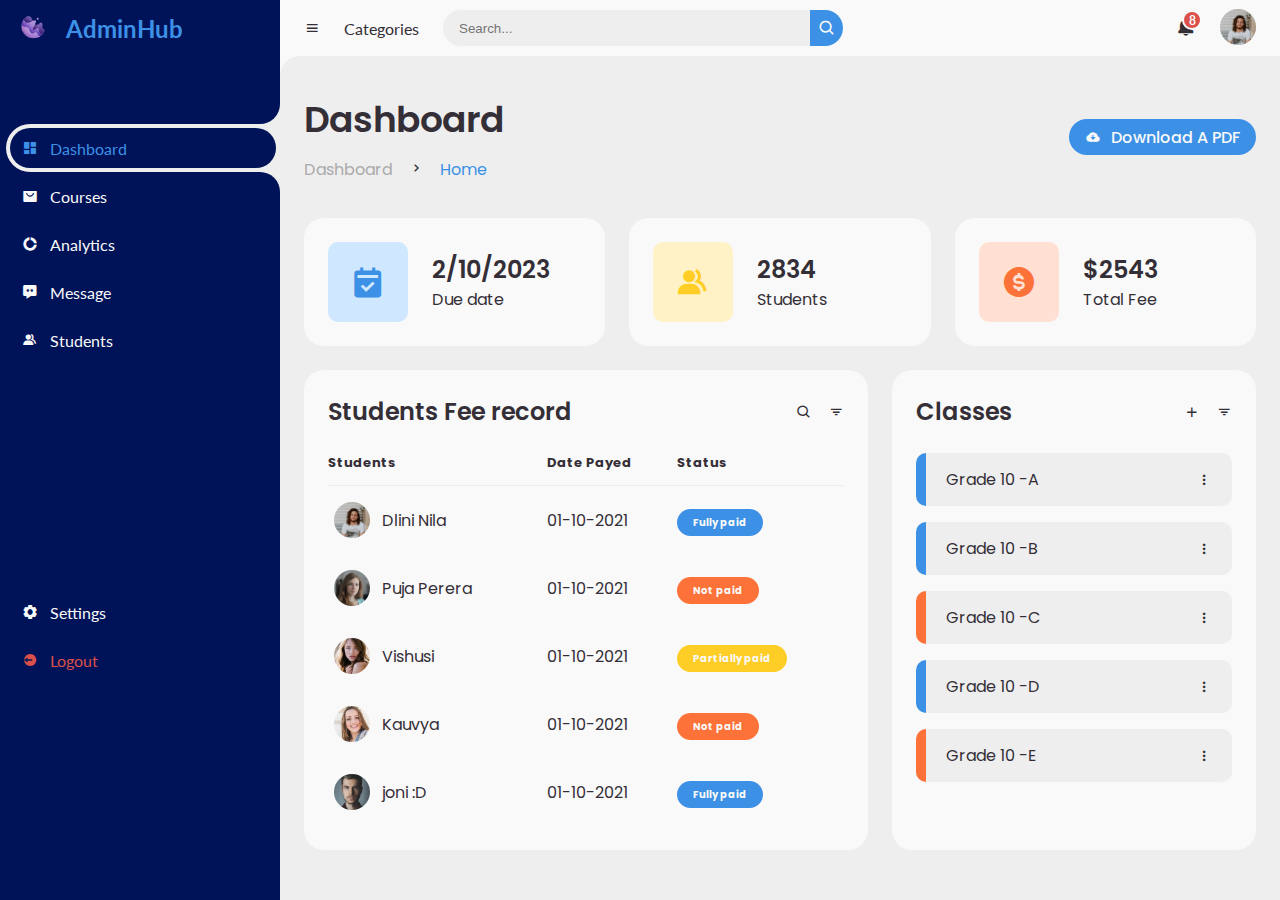
<file: index.html>
<!DOCTYPE html>
<html lang="en">
<head>
	<meta charset="UTF-8">
	<meta name="viewport" content="width=device-width, initial-scale=1.0">

	<!-- Boxicons -->
	<link href='https://unpkg.com/boxicons@2.0.9/css/boxicons.min.css' rel='stylesheet'>
	<!-- My CSS -->
	<link rel="stylesheet" href="index.css">

	<title>AdminHub</title>
</head>
<body>


	<!-- SIDEBAR -->
	<section id="sidebar">
		<a href="#" class="brand">
			<img src="img/Logo.png">
			<span class="text">AdminHub</span>
		</a>
		<ul class="side-menu top">
			<li class="active">
				<a href="#">
					<i class='bx bxs-dashboard' ></i>
					<span class="text">Dashboard</span>
				</a>
			</li>
			<li>
				<a href="#">
					<i class='bx bxs-shopping-bag-alt' ></i>
					<span class="text">Courses</span>
				</a>
			</li>
			<li>
				<a href="#">
					<i class='bx bxs-doughnut-chart' ></i>
					<span class="text">Analytics</span>
				</a>
			</li>
			<li>
				<a href="#">
					<i class='bx bxs-message-dots' ></i>
					<span class="text">Message</span>
				</a>
			</li>
			<li>
				<a href="#">
					<i class='bx bxs-group' ></i>
					<span class="text">Students</span>
				</a>
			</li>
		</ul>
		<ul class="side-menu bottom">
			<li>
				<a href="#">
					<i class='bx bxs-cog' ></i>
					<span class="text">Settings</span>
				</a>
			</li>
			<li>
				<a href="#" class="logout">
					<i class='bx bxs-log-out-circle' ></i>
					<span class="text">Logout</span>
				</a>
			</li>
		</ul>
	</section>
	<!-- SIDEBAR -->



	<!-- CONTENT -->
	<section id="content">
		<!-- NAVBAR -->
		<nav>
			<i class='bx bx-menu' ></i>
			<a href="#" class="nav-link">Categories</a>
			<form action="#">
				<div class="form-input">
					<input type="search" placeholder="Search...">
					<button type="submit" class="search-btn"><i class='bx bx-search' ></i></button>
				</div>
			</form>
			<a href="#" class="notification">
				<i class='bx bxs-bell' ></i>
				<span class="num">8</span>
			</a>
			<a href="#" class="profile">
				<img src="img/people.png">
			</a>
		</nav>
		<!-- NAVBAR -->

		<!-- MAIN -->
		<main>
			<div class="head-title">
				<div class="left">
					<h1>Dashboard</h1>
					<ul class="breadcrumb">
						<li>
							<a href="#">Dashboard</a>
						</li>
						<li><i class='bx bx-chevron-right' ></i></li>
						<li>
							<a class="active" href="#">Home</a>
						</li>
					</ul>
				</div>
				<a href="#" class="btn-download">
					<i class='bx bxs-cloud-download' ></i>
					<span class="text">Download A PDF</span>
				</a>
			</div>

			<ul class="box-info">
				<li>
					<i class='bx bxs-calendar-check' ></i>
					<span class="text">
						<h3>2/10/2023</h3>
						<p>Due date</p>
					</span>
				</li>
				<li>
					<i class='bx bxs-group' ></i>
					<span class="text">
						<h3>2834</h3>
						<p>Students</p>
					</span>
				</li>
				<li>
					<i class='bx bxs-dollar-circle' ></i>
					<span class="text">
						<h3>$2543</h3>
						<p>Total Fee</p>
					</span>
				</li>
			</ul>


			<div class="table-data">
				<div class="order">
					<div class="head">
						<h3>Students Fee record</h3>
						<i class='bx bx-search' ></i>
						<i class='bx bx-filter' ></i>
					</div>
					<table>
						<thead>
							<tr>
								<th>Students</th>
								<th>Date Payed</th>
								<th>Status</th>
							</tr>
						</thead>
						<tbody>
							<tr>
								<td>
									<img src="img/people.png">
									<p>Dlini Nila</p>
								</td>
								<td>01-10-2021</td>
								<td><span class="status completed">Fully paid</span></td>
							</tr>
							<tr>
								<td>
									<img src="img/people2.jpg">
									<p>Puja Perera</p>
								</td>
								<td>01-10-2021</td>
								<td><span class="status pending">Not paid</span></td>
							</tr>
							<tr>
								<td>
									<img src="img/people3.jpg">
									<p>Vishusi</p>
								</td>
								<td>01-10-2021</td>
								<td><span class="status process">Partially paid</span></td>
							</tr>
							<tr>
								<td>
									<img src="img/people4.jpg">
									<p>Kauvya</p>
								</td>
								<td>01-10-2021</td>
								<td><span class="status pending">Not paid</span></td>
							</tr>
							<tr>
								<td>
									<img src="img/people1.jpg">
									<p>joni :D</p>
								</td>
								<td>01-10-2021</td>
								<td><span class="status completed">Fully paid</span></td>
							</tr>
						</tbody>
					</table>
				</div>
				<div class="todo">
					<div class="head">
						<h3>Classes</h3>
						<i class='bx bx-plus' ></i>
						<i class='bx bx-filter' ></i>
					</div>
					<ul class="todo-list">
						<li class="completed">
							<p>Grade 10 -A</p>
							<i class='bx bx-dots-vertical-rounded' ></i>
						</li>
						<li class="completed">
							<p>Grade 10 -B</p>
							<i class='bx bx-dots-vertical-rounded' ></i>
						</li>
						<li class="not-completed">
							<p>Grade 10 -C</p>
							<i class='bx bx-dots-vertical-rounded' ></i>
						</li>
						<li class="completed">
							<p>Grade 10 -D</p>
							<i class='bx bx-dots-vertical-rounded' ></i>
						</li>
						<li class="not-completed">
							<p>Grade 10 -E</p>
							<i class='bx bx-dots-vertical-rounded' ></i>
						</li>
					</ul>
				</div>
			</div>
		</main>
		<!-- MAIN -->
	</section>
	<!-- CONTENT -->
	

	<script src="script.js"></script>
</body>
</html>
</file>
<file: index.css>
@import url('https://fonts.googleapis.com/css2?family=Lato:wght@400;700&family=Poppins:wght@400;500;600;700&display=swap');

* {
	margin: 0;
	padding: 0;
	box-sizing: border-box;
}

a {
	text-decoration: none;
}

li {
	list-style: none;
}

:root {
	--poppins: 'Poppins', sans-serif;
	--lato: 'Lato', sans-serif;

	--light: #F9F9F9;
	--blue: #3C91E6;
	--light-blue: #CFE8FF;
	--grey: #eee;
	--dark-grey: #AAAAAA;
	--dark: #342E37;
	--red: #DB504A;
	--yellow: #FFCE26;
	--light-yellow: #FFF2C6;
	--orange: #FD7238;
	--light-orange: #FFE0D3;
	--dark-blue: #001358;
	--light-blue2: #08ADE3;
}

html {
	overflow-x: hidden;
}

body.dark {
	--light: #0C0C1E;
	--grey: #060714;
	--dark: #FBFBFB;
}

body {
	background: var(--grey);
	overflow-x: hidden;
}





/* SIDEBAR */
#sidebar {
	position: fixed;
	top: 0;
	left: 0;
	width: 280px;
	height: 100%;
	background: var(--dark-blue);
	z-index: 2000;
	font-family: var(--lato);
	transition: .3s ease;
	overflow-x: hidden;
	scrollbar-width: none;
}
#sidebar::--webkit-scrollbar {
	display: none;
}
#sidebar.hide {
	width: 60px;
}
#sidebar .brand {
	font-size: 24px;
	font-weight: 700;
	height: 56px;
	display: flex;
	align-items: center;
	color: var(--blue);
	position: sticky;
	top: 0;
	left: 0;
	background: var(--dark-blue);
	z-index: 500;
	padding-bottom: 20px;
	box-sizing: content-box;
	
}
#sidebar .brand img {
	width: 36px;
	height: 36px;
	border-radius: 50%;
	object-fit: cover;
	margin: 15px;
}


#sidebar .side-menu {
	width: 100%;
	margin-top: 48px;
}

#sidebar .side-menu.bottom {

	margin-top: 80%;
}

#sidebar .side-menu li {
	height: 48px;
	background: transparent;
	margin-left: 6px;
	border-radius: 48px 0 0 48px;
	padding: 4px;
}
#sidebar .side-menu li.active {
	background: var(--grey);
	position: relative;
}
#sidebar .side-menu li.active::before {
	content: '';
	position: absolute;
	width: 40px;
	height: 40px;
	border-radius: 50%;
	top: -40px;
	right: 0;
	box-shadow: 20px 20px 0 var(--grey);
	z-index: -1;
}
#sidebar .side-menu li.active::after {
	content: '';
	position: absolute;
	width: 40px;
	height: 40px;
	border-radius: 50%;
	bottom: -40px;
	right: 0;
	box-shadow: 20px -20px 0 var(--grey);
	z-index: -1;
}
#sidebar .side-menu li a {
	width: 100%;
	height: 100%;
	background: var(--dark-blue);
	display: flex;
	align-items: center;
	border-radius: 48px;
	font-size: 16px;
	color: var(--light);
	white-space: nowrap;
	overflow-x: hidden;
}
#sidebar .side-menu.top li.active a {
	color: var(--blue);
}
#sidebar.hide .side-menu li a {
	width: calc(48px - (4px * 2));
	transition: width .3s ease;
}
#sidebar .side-menu li a.logout {
	color: var(--red);
}
#sidebar .side-menu.top li a:hover {
	color: var(--blue);
}
#sidebar .side-menu li a .bx {
	min-width: calc(60px  - ((4px + 6px) * 2));
	display: flex;
	justify-content: center;
}
/* SIDEBAR */





/* CONTENT */
#content {
	position: relative;
	width: calc(100% - 280px);
	left: 280px;
	transition: .3s ease;
}
#sidebar.hide ~ #content {
	width: calc(100% - 60px);
	left: 60px;
}




/* NAVBAR */
#content nav {
	height: 56px;
	background: var(--light);
	padding: 0 24px;
	display: flex;
	align-items: center;
	grid-gap: 24px;
	font-family: var(--lato);
	position: sticky;
	top: 0;
	left: 0;
	z-index: 1000;
}
#content nav::before {
	content: '';
	position: absolute;
	width: 40px;
	height: 40px;
	bottom: -40px;
	left: 0;
	border-radius: 50%;
	box-shadow: -20px -20px 0 var(--light);
}
#content nav a {
	color: var(--dark);
}
#content nav .bx.bx-menu {
	cursor: pointer;
	color: var(--dark);
}
#content nav .nav-link {
	font-size: 16px;
	transition: .3s ease;
}
#content nav .nav-link:hover {
	color: var(--blue);
}
#content nav form {
	max-width: 400px;
	width: 100%;
	margin-right: auto;
}
#content nav form .form-input {
	display: flex;
	align-items: center;
	height: 36px;
}
#content nav form .form-input input {
	flex-grow: 1;
	padding: 0 16px;
	height: 100%;
	border: none;
	background: var(--grey);
	border-radius: 36px 0 0 36px;
	outline: none;
	width: 100%;
	color: var(--dark);
}
#content nav form .form-input button {
	width: 36px;
	height: 100%;
	display: flex;
	justify-content: center;
	align-items: center;
	background: var(--blue);
	color: var(--light);
	font-size: 18px;
	border: none;
	outline: none;
	border-radius: 0 36px 36px 0;
	cursor: pointer;
}
#content nav .notification {
	font-size: 20px;
	position: relative;
}
#content nav .notification .num {
	position: absolute;
	top: -6px;
	right: -6px;
	width: 20px;
	height: 20px;
	border-radius: 50%;
	border: 2px solid var(--light);
	background: var(--red);
	color: var(--light);
	font-weight: 700;
	font-size: 12px;
	display: flex;
	justify-content: center;
	align-items: center;
}
#content nav .profile img {
	width: 36px;
	height: 36px;
	object-fit: cover;
	border-radius: 50%;
}

#content nav #switch-mode:checked + .switch-mode::before {
	left: calc(100% - (25px - 4px) - 2px);
}
/* NAVBAR */





/* MAIN */
#content main {
	width: 100%;
	padding: 36px 24px;
	font-family: var(--poppins);
	max-height: calc(100vh - 56px);
	overflow-y: auto;
}
#content main .head-title {
	display: flex;
	align-items: center;
	justify-content: space-between;
	grid-gap: 16px;
	flex-wrap: wrap;
}
#content main .head-title .left h1 {
	font-size: 36px;
	font-weight: 600;
	margin-bottom: 10px;
	color: var(--dark);
}
#content main .head-title .left .breadcrumb {
	display: flex;
	align-items: center;
	grid-gap: 16px;
}
#content main .head-title .left .breadcrumb li {
	color: var(--dark);
}
#content main .head-title .left .breadcrumb li a {
	color: var(--dark-grey);
	pointer-events: none;
}
#content main .head-title .left .breadcrumb li a.active {
	color: var(--blue);
	pointer-events: unset;
}
#content main .head-title .btn-download {
	height: 36px;
	padding: 0 16px;
	border-radius: 36px;
	background: var(--blue);
	color: var(--light);
	display: flex;
	justify-content: center;
	align-items: center;
	grid-gap: 10px;
	font-weight: 500;
}




#content main .box-info {
	display: grid;
	grid-template-columns: repeat(auto-fit, minmax(240px, 1fr));
	grid-gap: 24px;
	margin-top: 36px;
}
#content main .box-info li {
	padding: 24px;
	background: var(--light);
	border-radius: 20px;
	display: flex;
	align-items: center;
	grid-gap: 24px;
}
#content main .box-info li .bx {
	width: 80px;
	height: 80px;
	border-radius: 10px;
	font-size: 36px;
	display: flex;
	justify-content: center;
	align-items: center;
}
#content main .box-info li:nth-child(1) .bx {
	background: var(--light-blue);
	color: var(--blue);
}
#content main .box-info li:nth-child(2) .bx {
	background: var(--light-yellow);
	color: var(--yellow);
}
#content main .box-info li:nth-child(3) .bx {
	background: var(--light-orange);
	color: var(--orange);
}
#content main .box-info li .text h3 {
	font-size: 24px;
	font-weight: 600;
	color: var(--dark);
}
#content main .box-info li .text p {
	color: var(--dark);	
}





#content main .table-data {
	display: flex;
	flex-wrap: wrap;
	grid-gap: 24px;
	margin-top: 24px;
	width: 100%;
	color: var(--dark);
}
#content main .table-data > div {
	border-radius: 20px;
	background: var(--light);
	padding: 24px;
	overflow-x: auto;
}
#content main .table-data .head {
	display: flex;
	align-items: center;
	grid-gap: 16px;
	margin-bottom: 24px;
}
#content main .table-data .head h3 {
	margin-right: auto;
	font-size: 24px;
	font-weight: 600;
}
#content main .table-data .head .bx {
	cursor: pointer;
}

#content main .table-data .order {
	flex-grow: 1;
	flex-basis: 500px;
}
#content main .table-data .order table {
	width: 100%;
	border-collapse: collapse;
}
#content main .table-data .order table th {
	padding-bottom: 12px;
	font-size: 13px;
	text-align: left;
	border-bottom: 1px solid var(--grey);
}
#content main .table-data .order table td {
	padding: 16px 0;
}
#content main .table-data .order table tr td:first-child {
	display: flex;
	align-items: center;
	grid-gap: 12px;
	padding-left: 6px;
}
#content main .table-data .order table td img {
	width: 36px;
	height: 36px;
	border-radius: 50%;
	object-fit: cover;
}
#content main .table-data .order table tbody tr:hover {
	background: var(--grey);
}
#content main .table-data .order table tr td .status {
	font-size: 10px;
	padding: 6px 16px;
	color: var(--light);
	border-radius: 20px;
	font-weight: 700;
}
#content main .table-data .order table tr td .status.completed {
	background: var(--blue);
}
#content main .table-data .order table tr td .status.process {
	background: var(--yellow);
}
#content main .table-data .order table tr td .status.pending {
	background: var(--orange);
}


#content main .table-data .todo {
	flex-grow: 1;
	flex-basis: 300px;
}
#content main .table-data .todo .todo-list {
	width: 100%;
}
#content main .table-data .todo .todo-list li {
	width: 100%;
	margin-bottom: 16px;
	background: var(--grey);
	border-radius: 10px;
	padding: 14px 20px;
	display: flex;
	justify-content: space-between;
	align-items: center;
}
#content main .table-data .todo .todo-list li .bx {
	cursor: pointer;
}
#content main .table-data .todo .todo-list li.completed {
	border-left: 10px solid var(--blue);
}
#content main .table-data .todo .todo-list li.not-completed {
	border-left: 10px solid var(--orange);
}
#content main .table-data .todo .todo-list li:last-child {
	margin-bottom: 0;
}
/* MAIN */
/* CONTENT */









@media screen and (max-width: 768px) {
	#sidebar {
		width: 200px;
	}

	#content {
		width: calc(100% - 60px);
		left: 200px;
	}

	#content nav .nav-link {
		display: none;
	}
}






@media screen and (max-width: 576px) {
	#content nav form .form-input input {
		display: none;
	}

	#content nav form .form-input button {
		width: auto;
		height: auto;
		background: transparent;
		border-radius: none;
		color: var(--dark);
	}

	#content nav form.show .form-input input {
		display: block;
		width: 100%;
	}
	#content nav form.show .form-input button {
		width: 36px;
		height: 100%;
		border-radius: 0 36px 36px 0;
		color: var(--light);
		background: var(--red);
	}

	#content nav form.show ~ .notification,
	#content nav form.show ~ .profile {
		display: none;
	}

	#content main .box-info {
		grid-template-columns: 1fr;
	}

	#content main .table-data .head {
		min-width: 420px;
	}
	#content main .table-data .order table {
		min-width: 420px;
	}
	#content main .table-data .todo .todo-list {
		min-width: 420px;
	}
}
</file>
